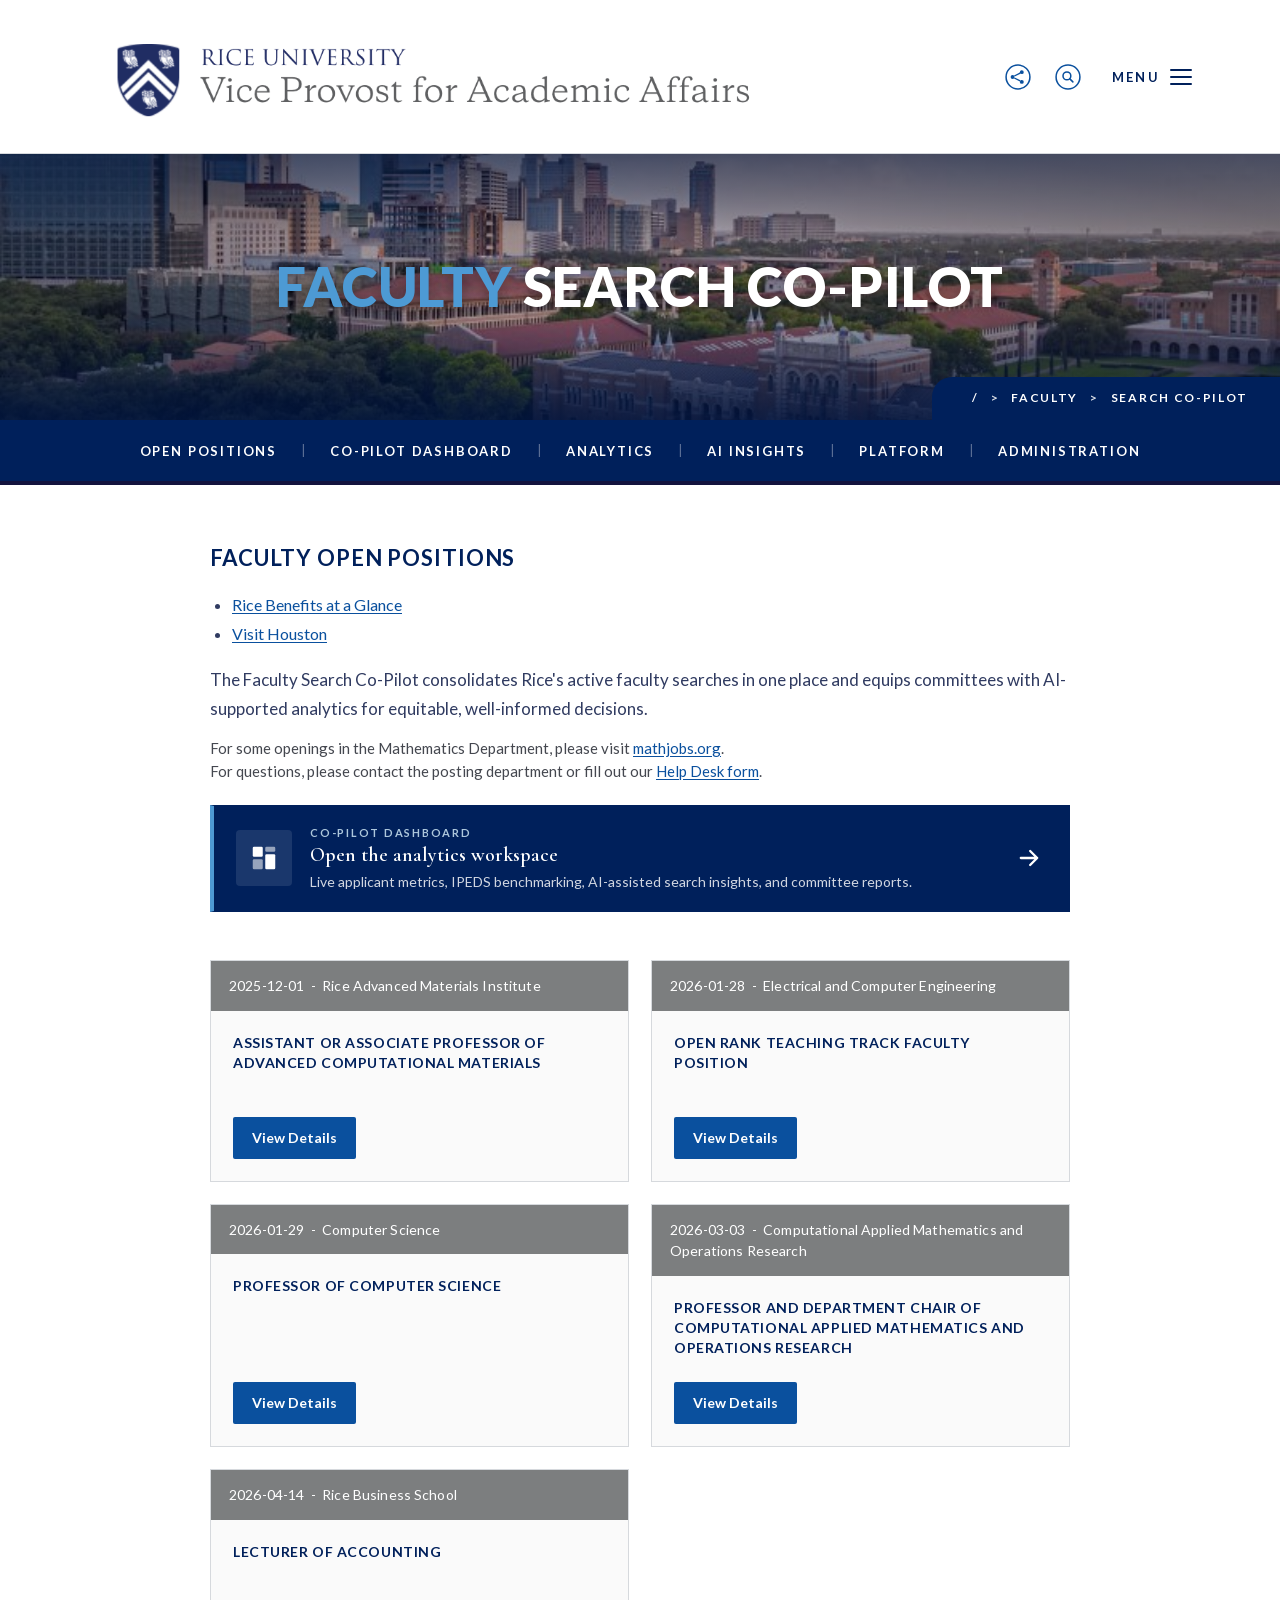
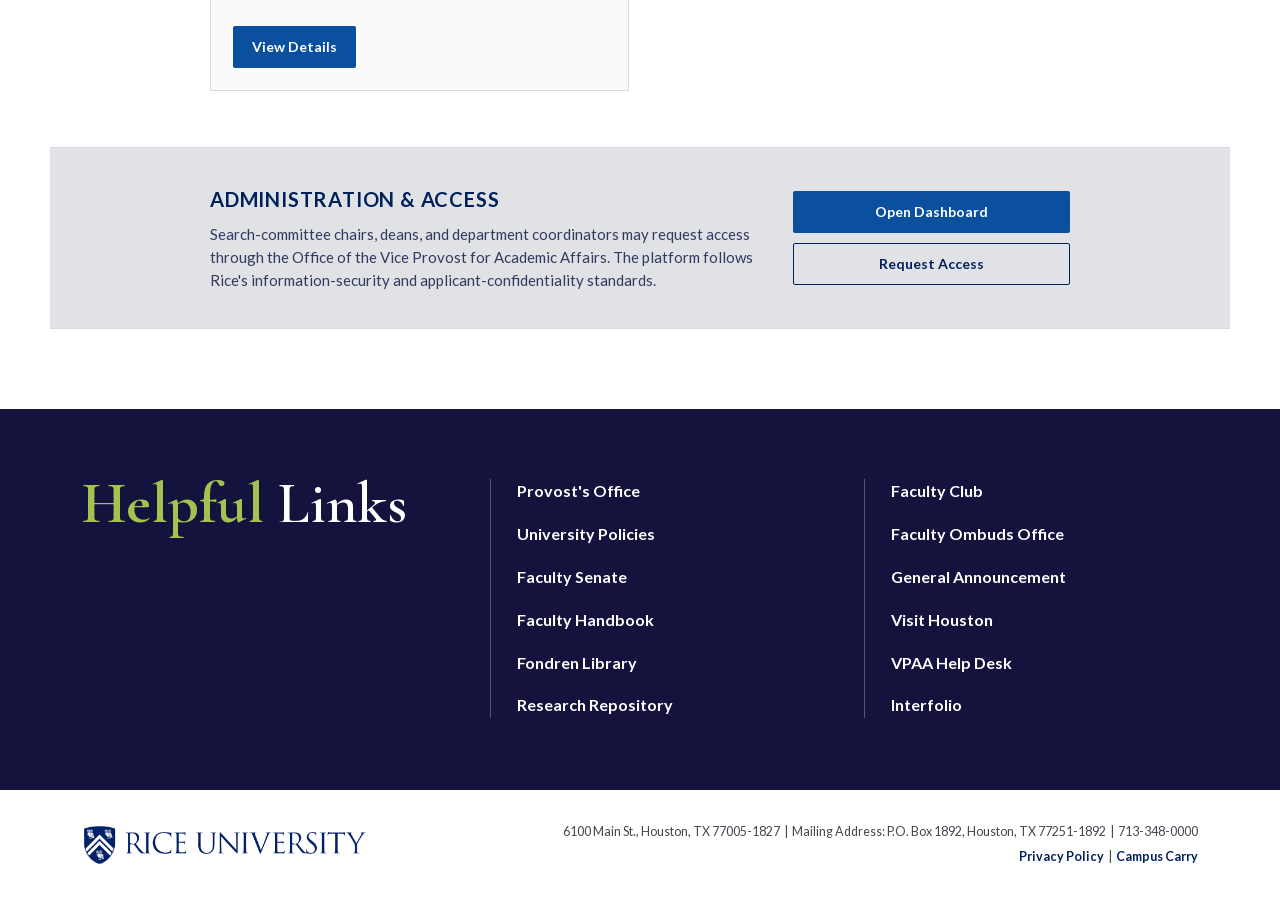
<file: index.html>
<!DOCTYPE html>
<html lang="en">
<head>
  <meta charset="UTF-8" />
  <meta name="viewport" content="width=device-width, initial-scale=1.0" />
  <title>Faculty Search Co-Pilot | Rice University Vice Provost for Academic Affairs</title>
  <meta name="description" content="An AI-powered analytics platform supporting equitable faculty hiring and search committee decision-making at Rice University." />
  <link rel="icon" href="favicon.ico" sizes="any" />
  <link rel="icon" type="image/png" sizes="32x32" href="assets/favicon-32.png" />
  <link rel="icon" type="image/png" sizes="16x16" href="assets/favicon-16.png" />
  <link rel="apple-touch-icon" sizes="180x180" href="assets/favicon-180.png" />
  <meta name="theme-color" content="#00205B" />
  <link rel="stylesheet" href="fonts.css?v=1" />
  <link rel="preload" as="font" type="font/woff2" href="assets/fonts/lato-400.woff2" crossorigin />
  <link rel="preload" as="font" type="font/woff2" href="assets/fonts/cormorant-garamond-500.woff2" crossorigin />
  <link rel="stylesheet" href="styles.css?v=17" />
</head>
<body>

  <!-- ============= HEADER ============= -->
  <header class="site-header" role="banner">
    <div class="site-header__inner">
      <a href="index.html" class="brand" aria-label="Rice University — Vice Provost for Academic Affairs home">
        <img class="brand__lockup" src="assets/rice-lockup.png?v=4" alt="Rice University — Vice Provost for Academic Affairs" />
      </a>

      <div class="site-header__actions">
        <button class="icon-btn" type="button" aria-label="Share this page">
          <svg viewBox="0 0 24 24" aria-hidden="true">
            <circle cx="12" cy="12" r="11" fill="none" stroke="currentColor" stroke-width="1.4" />
            <circle cx="7" cy="12" r="1.8" fill="currentColor" />
            <circle cx="15.5" cy="7.5" r="1.8" fill="currentColor" />
            <circle cx="15.5" cy="16.5" r="1.8" fill="currentColor" />
            <line x1="8.6" y1="11.1" x2="14" y2="8.4" stroke="currentColor" stroke-width="1.2" />
            <line x1="8.6" y1="12.9" x2="14" y2="15.6" stroke="currentColor" stroke-width="1.2" />
          </svg>
        </button>
        <button class="icon-btn" type="button" aria-label="Search">
          <svg viewBox="0 0 24 24" aria-hidden="true">
            <circle cx="12" cy="12" r="11" fill="none" stroke="currentColor" stroke-width="1.4" />
            <circle cx="11" cy="11" r="3.6" fill="none" stroke="currentColor" stroke-width="1.4" />
            <line x1="13.7" y1="13.7" x2="16.5" y2="16.5" stroke="currentColor" stroke-width="1.4" stroke-linecap="round" />
          </svg>
        </button>
        <button class="menu-btn" type="button" aria-label="Open menu" aria-expanded="false" aria-controls="primary-menu">
          <span class="menu-btn__label">MENU</span>
          <span class="menu-btn__icon" aria-hidden="true">
            <span></span><span></span><span></span>
          </span>
        </button>
      </div>
    </div>

  </header>

  <!-- ============= MENU OVERLAY ============= -->
  <div id="primary-menu" class="menu-overlay" aria-hidden="true" aria-label="Site menu">
    <div class="menu-overlay__topbar">
      <button class="icon-btn" type="button" aria-label="Share this page" tabindex="-1">
        <svg viewBox="0 0 24 24" aria-hidden="true">
          <circle cx="12" cy="12" r="11" fill="none" stroke="currentColor" stroke-width="1.4" />
          <circle cx="7" cy="12" r="1.8" fill="currentColor" />
          <circle cx="15.5" cy="7.5" r="1.8" fill="currentColor" />
          <circle cx="15.5" cy="16.5" r="1.8" fill="currentColor" />
          <line x1="8.6" y1="11.1" x2="14" y2="8.4" stroke="currentColor" stroke-width="1.2" />
          <line x1="8.6" y1="12.9" x2="14" y2="15.6" stroke="currentColor" stroke-width="1.2" />
        </svg>
      </button>
      <button class="icon-btn" type="button" aria-label="Search" tabindex="-1">
        <svg viewBox="0 0 24 24" aria-hidden="true">
          <circle cx="12" cy="12" r="11" fill="none" stroke="currentColor" stroke-width="1.4" />
          <circle cx="11" cy="11" r="3.6" fill="none" stroke="currentColor" stroke-width="1.4" />
          <line x1="13.7" y1="13.7" x2="16.5" y2="16.5" stroke="currentColor" stroke-width="1.4" stroke-linecap="round" />
        </svg>
      </button>
      <button class="menu-overlay__close" type="button" aria-label="Close menu" data-menu-close>
        <span>CLOSE</span>
        <svg viewBox="0 0 24 24" aria-hidden="true">
          <path d="M5 5 L19 19 M19 5 L5 19" stroke="currentColor" stroke-width="2" stroke-linecap="round" />
        </svg>
      </button>
    </div>

    <div class="menu-overlay__grid">
      <nav class="menu-overlay__panel menu-overlay__panel--image" aria-label="Co-Pilot sections">
        <img src="assets/rice-campus.png" alt="" aria-hidden="true" />
        <ul class="menu-overlay__list menu-overlay__list--right">
          <li><a href="index.html">Open Positions</a></li>
          <li><a href="dashboard.html">Co-Pilot Dashboard</a></li>
          <li><a href="dashboard.html#analytics">Analytics</a></li>
          <li><a href="dashboard.html#ai-insights">AI Insights</a></li>
          <li><a href="dashboard.html#architecture">Platform</a></li>
          <li><a href="index.html#admin">Administration</a></li>
        </ul>
      </nav>

      <nav class="menu-overlay__panel menu-overlay__panel--white" aria-label="Rice resources">
        <ul class="menu-overlay__list menu-overlay__list--left">
          <li><a href="https://www.rice.edu">Home</a></li>
          <li><a href="#">Provost's Office</a></li>
          <li><a href="#">Faculty</a></li>
          <li><a href="#">Faculty Handbook</a></li>
          <li><a href="#">Search Guidelines</a></li>
          <li><a href="#">Forms</a></li>
          <li><a href="#">VPAA Help Desk</a></li>
          <li><a href="#">Interfolio</a></li>
        </ul>
      </nav>
    </div>
  </div>

  <!-- ============= HERO ============= -->
  <section class="hero" aria-labelledby="hero-title">
    <img class="hero__image" src="assets/rice-campus.png" alt="" aria-hidden="true" />
    <div class="hero__overlay" aria-hidden="true"></div>

    <div class="hero__content">
      <h1 id="hero-title" class="hero__title">
        <span class="hero__title--accent">FACULTY</span><span class="hero__title--plain"> SEARCH CO-PILOT</span>
      </h1>
    </div>

    <div class="hero__breadcrumb" aria-label="Breadcrumb">
      <span>/</span>
      <span class="hero__breadcrumb-sep">&gt;</span>
      <span>FACULTY</span>
      <span class="hero__breadcrumb-sep">&gt;</span>
      <span>SEARCH CO-PILOT</span>
    </div>
  </section>

  <!-- ============= SECONDARY NAV ============= -->
  <nav class="secondary-nav" aria-label="Section">
    <ul class="secondary-nav__list">
      <li><a href="index.html" class="is-active">Open Positions</a></li>
      <li aria-hidden="true" class="secondary-nav__sep">|</li>
      <li><a href="dashboard.html">Co-Pilot Dashboard</a></li>
      <li aria-hidden="true" class="secondary-nav__sep">|</li>
      <li><a href="dashboard.html#analytics">Analytics</a></li>
      <li aria-hidden="true" class="secondary-nav__sep">|</li>
      <li><a href="dashboard.html#ai-insights">AI Insights</a></li>
      <li aria-hidden="true" class="secondary-nav__sep">|</li>
      <li><a href="dashboard.html#architecture">Platform</a></li>
      <li aria-hidden="true" class="secondary-nav__sep">|</li>
      <li><a href="#admin">Administration</a></li>
    </ul>
  </nav>

  <!-- ============= MAIN ============= -->
  <main class="page">

    <!-- Intro -->
    <section class="intro" aria-labelledby="intro-title">
      <h2 id="intro-title" class="intro__title">Faculty Open Positions</h2>
      <ul class="intro__links">
        <li><a href="#">Rice Benefits at a Glance</a></li>
        <li><a href="#">Visit Houston</a></li>
      </ul>
      <p class="intro__lede">
        The Faculty Search Co-Pilot consolidates Rice's active faculty searches in
        one place and equips committees with AI-supported analytics for equitable,
        well-informed decisions.
      </p>
      <p class="intro__meta">
        For some openings in the Mathematics Department, please visit <a href="https://www.mathjobs.org" target="_blank" rel="noopener">mathjobs.org</a>.<br />
        For questions, please contact the posting department or fill out our <a href="#">Help Desk form</a>.
      </p>

      <!-- Dashboard CTA banner -->
      <a href="dashboard.html" class="dashboard-cta" aria-label="Open the Faculty Search Co-Pilot Dashboard">
        <div class="dashboard-cta__icon" aria-hidden="true">
          <svg viewBox="0 0 24 24">
            <rect x="3"  y="3"  width="8" height="8"  fill="currentColor" rx="1" />
            <rect x="13" y="3"  width="8" height="4"  fill="currentColor" rx="1" opacity="0.55" />
            <rect x="13" y="9"  width="8" height="12" fill="currentColor" rx="1" />
            <rect x="3"  y="13" width="8" height="8"  fill="currentColor" rx="1" opacity="0.55" />
          </svg>
        </div>
        <div class="dashboard-cta__body">
          <div class="dashboard-cta__eyebrow">CO-PILOT DASHBOARD</div>
          <div class="dashboard-cta__title">Open the analytics workspace</div>
          <div class="dashboard-cta__text">Live applicant metrics, IPEDS benchmarking, AI-assisted search insights, and committee reports.</div>
        </div>
        <div class="dashboard-cta__arrow" aria-hidden="true">
          <svg viewBox="0 0 24 24">
            <path d="M5 12 H19 M13 6 L19 12 L13 18" fill="none" stroke="currentColor" stroke-width="2" stroke-linecap="round" stroke-linejoin="round" />
          </svg>
        </div>
      </a>
    </section>

    <!-- Open Positions Cards -->
    <section class="positions" id="open-searches" aria-label="Open faculty positions">
      <div class="positions__grid">

        <article class="position">
          <div class="position__header">2025-12-01 &nbsp;-&nbsp; Rice Advanced Materials Institute</div>
          <div class="position__body">
            <h3 class="position__title">Assistant or Associate Professor of Advanced Computational Materials</h3>
            <a href="#" class="btn btn--primary position__btn">View Details</a>
          </div>
        </article>

        <article class="position">
          <div class="position__header">2026-01-28 &nbsp;-&nbsp; Electrical and Computer Engineering</div>
          <div class="position__body">
            <h3 class="position__title">Open Rank Teaching Track Faculty Position</h3>
            <a href="#" class="btn btn--primary position__btn">View Details</a>
          </div>
        </article>

        <article class="position">
          <div class="position__header">2026-01-29 &nbsp;-&nbsp; Computer Science</div>
          <div class="position__body">
            <h3 class="position__title">Professor of Computer Science</h3>
            <a href="#" class="btn btn--primary position__btn">View Details</a>
          </div>
        </article>

        <article class="position">
          <div class="position__header">2026-03-03 &nbsp;-&nbsp; Computational Applied Mathematics and Operations Research</div>
          <div class="position__body">
            <h3 class="position__title">Professor and Department Chair of Computational Applied Mathematics and Operations Research</h3>
            <a href="#" class="btn btn--primary position__btn">View Details</a>
          </div>
        </article>

        <article class="position">
          <div class="position__header">2026-04-14 &nbsp;-&nbsp; Rice Business School</div>
          <div class="position__body">
            <h3 class="position__title">Lecturer of Accounting</h3>
            <a href="#" class="btn btn--primary position__btn">View Details</a>
          </div>
        </article>

      </div>
    </section>

    <!-- Administration -->
    <section class="admin-strip" id="admin" aria-labelledby="admin-title">
      <div class="admin-strip__inner">
        <div>
          <h2 id="admin-title" class="admin-strip__title">Administration &amp; Access</h2>
          <p class="admin-strip__text">Search-committee chairs, deans, and department coordinators may request access through the Office of the Vice Provost for Academic Affairs. The platform follows Rice's information-security and applicant-confidentiality standards.</p>
        </div>
        <div class="admin-strip__actions">
          <a href="dashboard.html" class="btn btn--primary">Open Dashboard</a>
          <a href="#" class="btn btn--ghost">Request Access</a>
        </div>
      </div>
    </section>
  </main>

  <!-- ============= FOOTER ============= -->
  <footer class="site-footer">
    <div class="site-footer__top">
      <div class="site-footer__top-inner">
        <h2 class="footer-helpful">
          <span class="footer-helpful__accent">Helpful</span> Links
        </h2>
        <ul class="footer-links">
          <li><a href="#">Provost's Office</a></li>
          <li><a href="#">University Policies</a></li>
          <li><a href="#">Faculty Senate</a></li>
          <li><a href="#">Faculty Handbook</a></li>
          <li><a href="#">Fondren Library</a></li>
          <li><a href="#">Research Repository</a></li>
        </ul>
        <ul class="footer-links">
          <li><a href="#">Faculty Club</a></li>
          <li><a href="#">Faculty Ombuds Office</a></li>
          <li><a href="#">General Announcement</a></li>
          <li><a href="#">Visit Houston</a></li>
          <li><a href="#">VPAA Help Desk</a></li>
          <li><a href="#">Interfolio</a></li>
        </ul>
      </div>
    </div>

    <div class="site-footer__bottom">
      <div class="site-footer__bottom-inner">
        <a href="https://www.rice.edu" class="site-footer__wordmark" aria-label="Rice University">
          <img src="assets/rice-university-logo-trimmed.png?v=7" alt="Rice University" />
        </a>
        <div class="site-footer__address">
          <div class="site-footer__address-line">
            6100 Main St., Houston, TX 77005-1827 &nbsp;|&nbsp; Mailing Address: P.O. Box 1892, Houston, TX 77251-1892 &nbsp;|&nbsp; 713-348-0000
          </div>
          <div class="site-footer__address-links">
            <a href="#">Privacy Policy</a> &nbsp;|&nbsp; <a href="#">Campus Carry</a>
          </div>
        </div>
      </div>
    </div>
  </footer>

  <script src="script.js?v=15"></script>
</body>
</html>
</file>
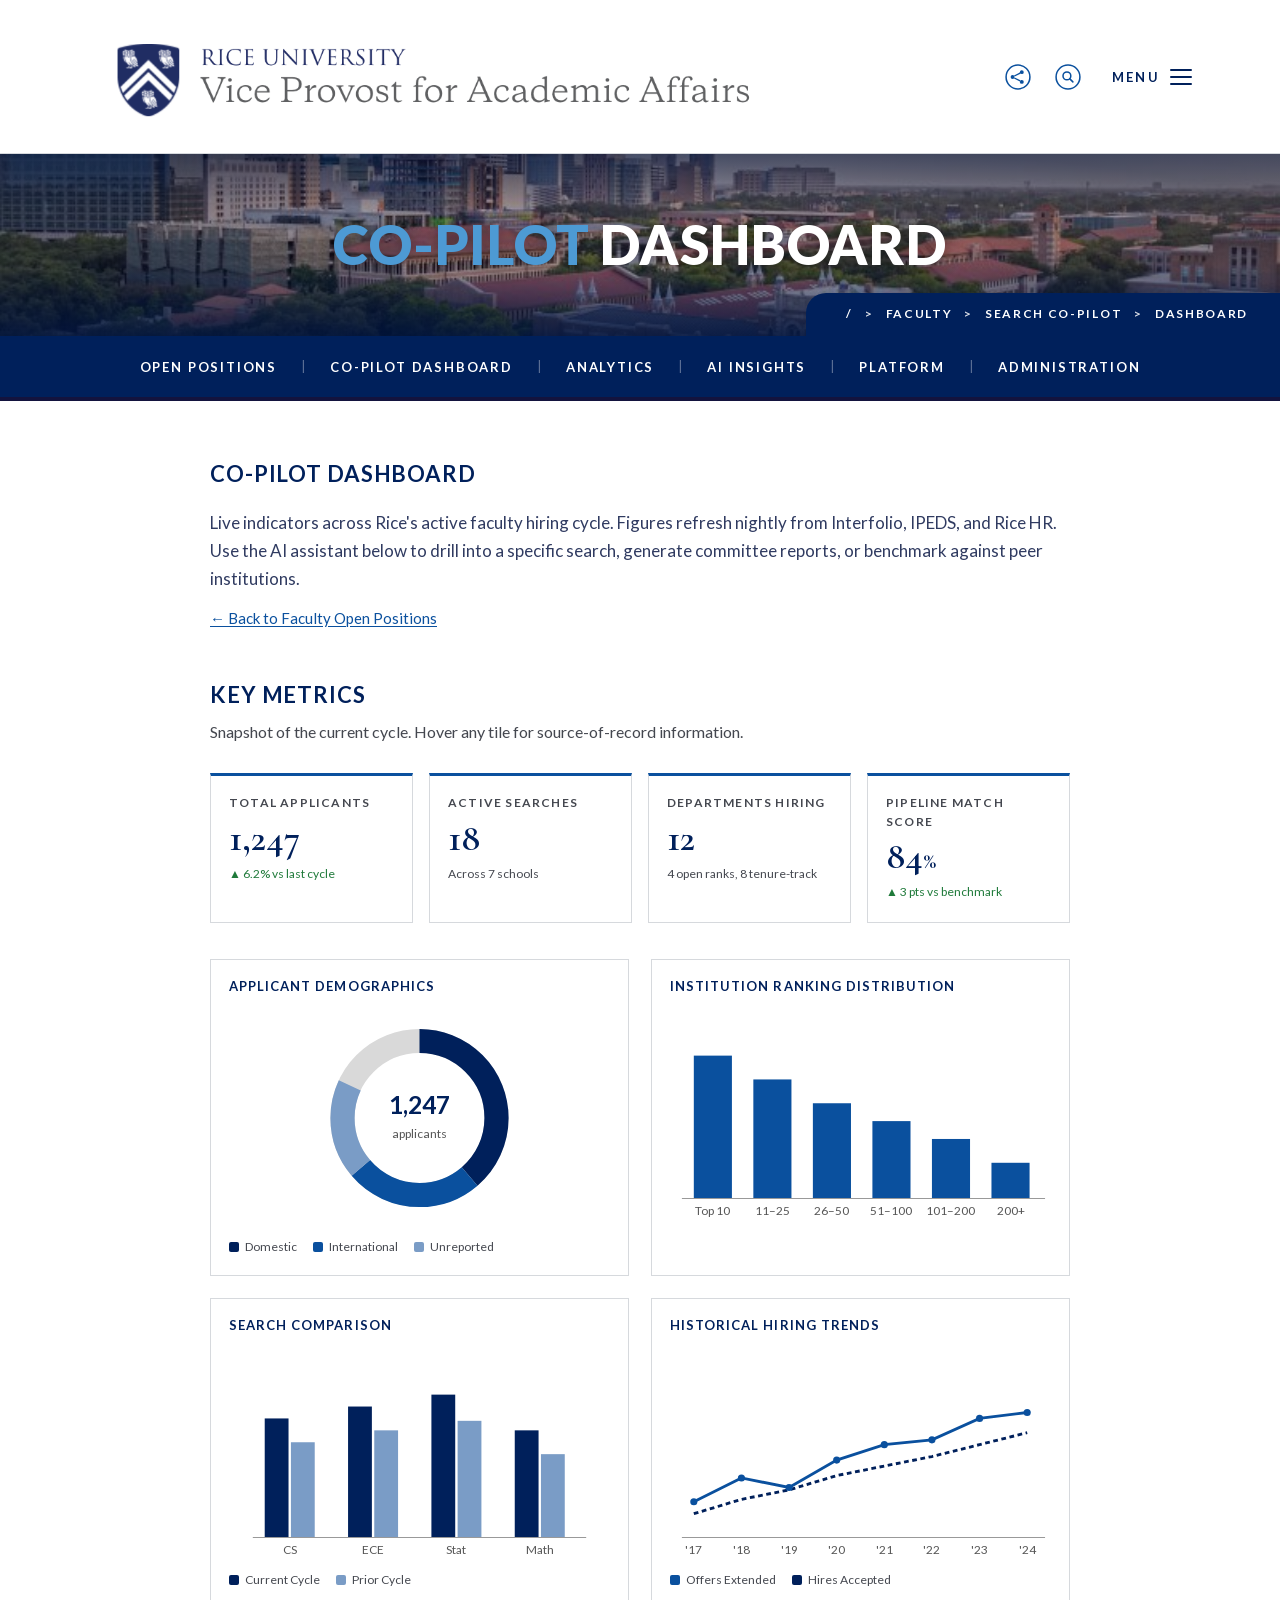
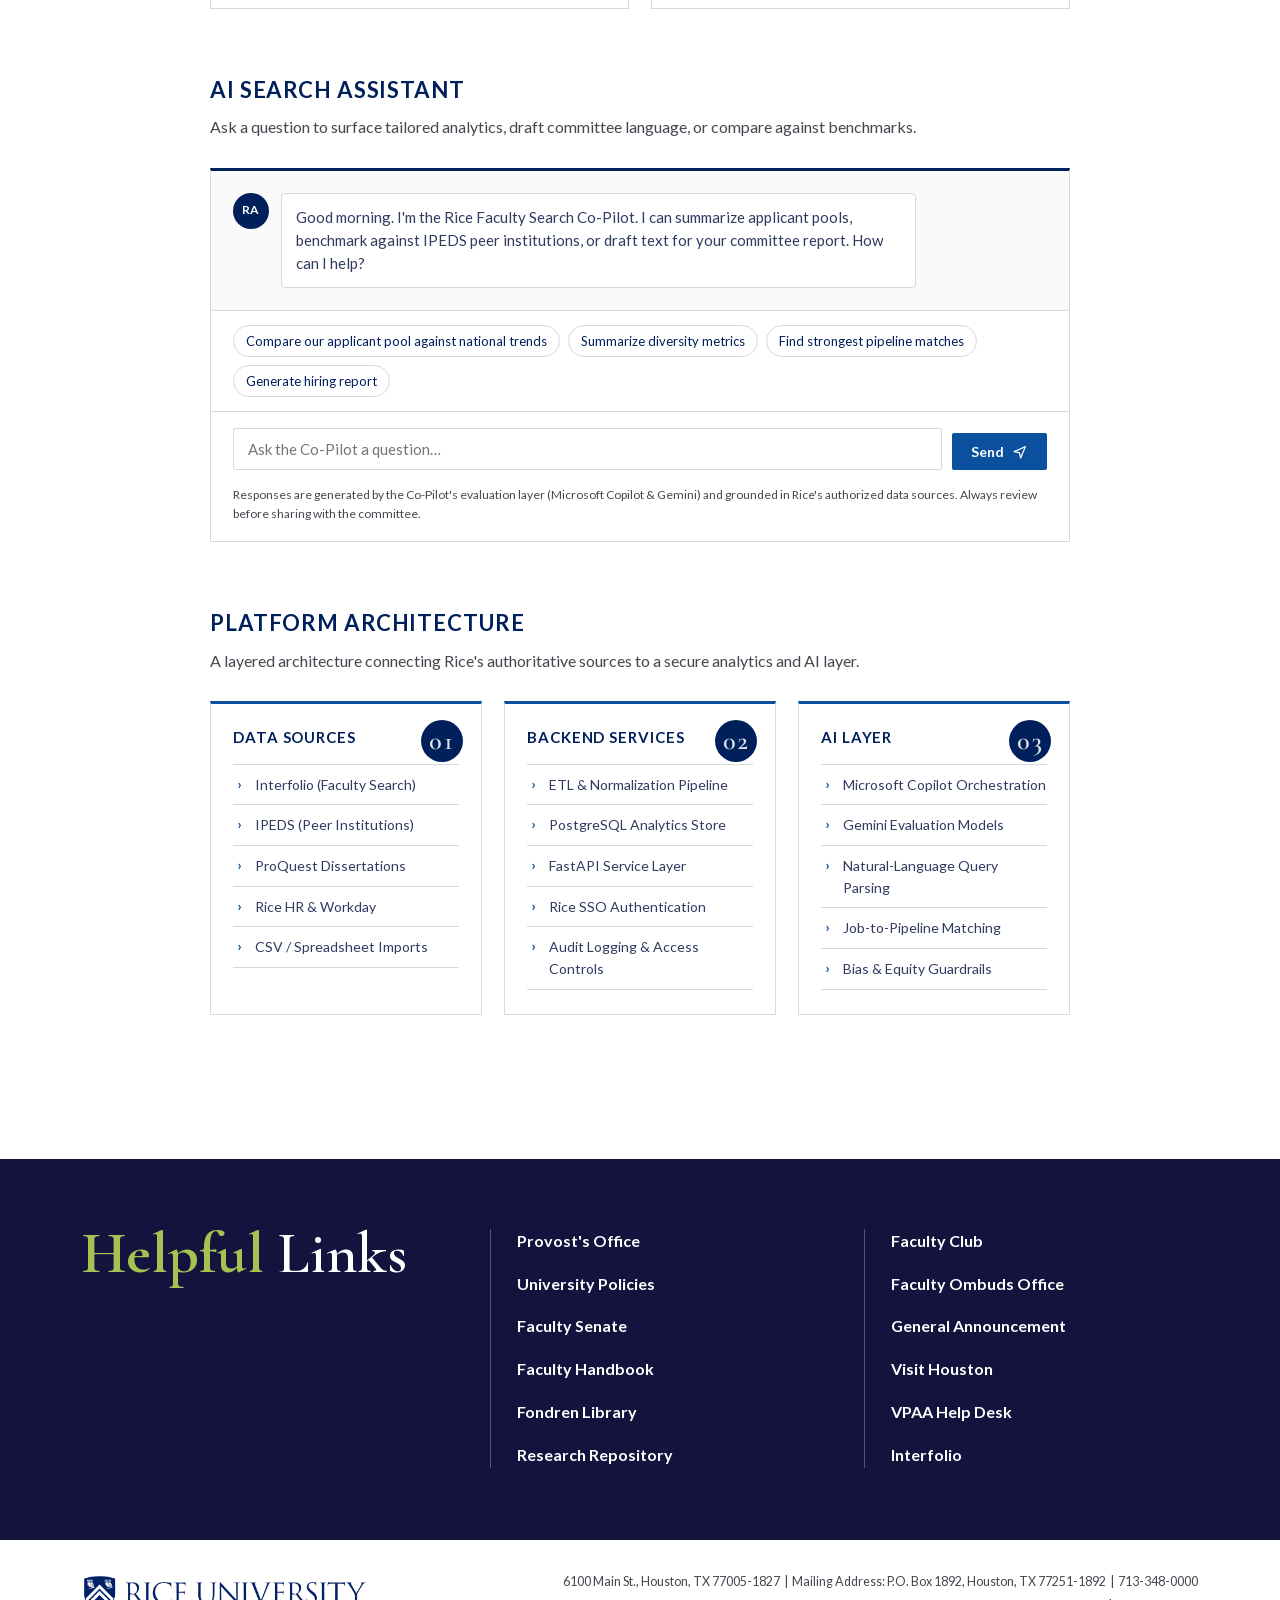
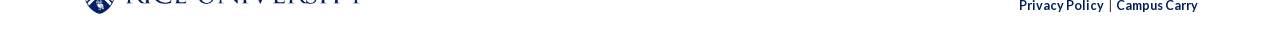
<file: dashboard.html>
<!DOCTYPE html>
<html lang="en">
<head>
  <meta charset="UTF-8" />
  <meta name="viewport" content="width=device-width, initial-scale=1.0" />
  <title>Co-Pilot Dashboard | Faculty Search Co-Pilot | Rice University</title>
  <meta name="description" content="Analytics, AI insights, and platform information for the Rice Faculty Search Co-Pilot." />
  <link rel="icon" href="favicon.ico" sizes="any" />
  <link rel="icon" type="image/png" sizes="32x32" href="assets/favicon-32.png" />
  <link rel="icon" type="image/png" sizes="16x16" href="assets/favicon-16.png" />
  <link rel="apple-touch-icon" sizes="180x180" href="assets/favicon-180.png" />
  <meta name="theme-color" content="#00205B" />
  <link rel="stylesheet" href="fonts.css?v=1" />
  <link rel="preload" as="font" type="font/woff2" href="assets/fonts/lato-400.woff2" crossorigin />
  <link rel="preload" as="font" type="font/woff2" href="assets/fonts/cormorant-garamond-500.woff2" crossorigin />
  <link rel="stylesheet" href="styles.css?v=17" />
</head>
<body>

  <!-- ============= HEADER ============= -->
  <header class="site-header" role="banner">
    <div class="site-header__inner">
      <a href="index.html" class="brand" aria-label="Rice University — Vice Provost for Academic Affairs home">
        <img class="brand__lockup" src="assets/rice-lockup.png?v=4" alt="Rice University — Vice Provost for Academic Affairs" />
      </a>

      <div class="site-header__actions">
        <button class="icon-btn" type="button" aria-label="Share this page">
          <svg viewBox="0 0 24 24" aria-hidden="true">
            <circle cx="12" cy="12" r="11" fill="none" stroke="currentColor" stroke-width="1.4" />
            <circle cx="7" cy="12" r="1.8" fill="currentColor" />
            <circle cx="15.5" cy="7.5" r="1.8" fill="currentColor" />
            <circle cx="15.5" cy="16.5" r="1.8" fill="currentColor" />
            <line x1="8.6" y1="11.1" x2="14" y2="8.4" stroke="currentColor" stroke-width="1.2" />
            <line x1="8.6" y1="12.9" x2="14" y2="15.6" stroke="currentColor" stroke-width="1.2" />
          </svg>
        </button>
        <button class="icon-btn" type="button" aria-label="Search">
          <svg viewBox="0 0 24 24" aria-hidden="true">
            <circle cx="12" cy="12" r="11" fill="none" stroke="currentColor" stroke-width="1.4" />
            <circle cx="11" cy="11" r="3.6" fill="none" stroke="currentColor" stroke-width="1.4" />
            <line x1="13.7" y1="13.7" x2="16.5" y2="16.5" stroke="currentColor" stroke-width="1.4" stroke-linecap="round" />
          </svg>
        </button>
        <button class="menu-btn" type="button" aria-label="Open menu" aria-expanded="false" aria-controls="primary-menu">
          <span class="menu-btn__label">MENU</span>
          <span class="menu-btn__icon" aria-hidden="true">
            <span></span><span></span><span></span>
          </span>
        </button>
      </div>
    </div>

  </header>

  <!-- ============= MENU OVERLAY ============= -->
  <div id="primary-menu" class="menu-overlay" aria-hidden="true" aria-label="Site menu">
    <div class="menu-overlay__topbar">
      <button class="icon-btn" type="button" aria-label="Share this page" tabindex="-1">
        <svg viewBox="0 0 24 24" aria-hidden="true">
          <circle cx="12" cy="12" r="11" fill="none" stroke="currentColor" stroke-width="1.4" />
          <circle cx="7" cy="12" r="1.8" fill="currentColor" />
          <circle cx="15.5" cy="7.5" r="1.8" fill="currentColor" />
          <circle cx="15.5" cy="16.5" r="1.8" fill="currentColor" />
          <line x1="8.6" y1="11.1" x2="14" y2="8.4" stroke="currentColor" stroke-width="1.2" />
          <line x1="8.6" y1="12.9" x2="14" y2="15.6" stroke="currentColor" stroke-width="1.2" />
        </svg>
      </button>
      <button class="icon-btn" type="button" aria-label="Search" tabindex="-1">
        <svg viewBox="0 0 24 24" aria-hidden="true">
          <circle cx="12" cy="12" r="11" fill="none" stroke="currentColor" stroke-width="1.4" />
          <circle cx="11" cy="11" r="3.6" fill="none" stroke="currentColor" stroke-width="1.4" />
          <line x1="13.7" y1="13.7" x2="16.5" y2="16.5" stroke="currentColor" stroke-width="1.4" stroke-linecap="round" />
        </svg>
      </button>
      <button class="menu-overlay__close" type="button" aria-label="Close menu" data-menu-close>
        <span>CLOSE</span>
        <svg viewBox="0 0 24 24" aria-hidden="true">
          <path d="M5 5 L19 19 M19 5 L5 19" stroke="currentColor" stroke-width="2" stroke-linecap="round" />
        </svg>
      </button>
    </div>

    <div class="menu-overlay__grid">
      <nav class="menu-overlay__panel menu-overlay__panel--image" aria-label="Co-Pilot sections">
        <img src="assets/rice-campus.png" alt="" aria-hidden="true" />
        <ul class="menu-overlay__list menu-overlay__list--right">
          <li><a href="index.html">Open Positions</a></li>
          <li><a href="dashboard.html">Co-Pilot Dashboard</a></li>
          <li><a href="dashboard.html#analytics">Analytics</a></li>
          <li><a href="dashboard.html#ai-insights">AI Insights</a></li>
          <li><a href="dashboard.html#architecture">Platform</a></li>
          <li><a href="index.html#admin">Administration</a></li>
        </ul>
      </nav>

      <nav class="menu-overlay__panel menu-overlay__panel--white" aria-label="Rice resources">
        <ul class="menu-overlay__list menu-overlay__list--left">
          <li><a href="https://www.rice.edu">Home</a></li>
          <li><a href="#">Provost's Office</a></li>
          <li><a href="#">Faculty</a></li>
          <li><a href="#">Faculty Handbook</a></li>
          <li><a href="#">Search Guidelines</a></li>
          <li><a href="#">Forms</a></li>
          <li><a href="#">VPAA Help Desk</a></li>
          <li><a href="#">Interfolio</a></li>
        </ul>
      </nav>
    </div>
  </div>

  <!-- ============= HERO ============= -->
  <section class="hero hero--short" aria-labelledby="hero-title">
    <img class="hero__image" src="assets/rice-campus.png" alt="" aria-hidden="true" />
    <div class="hero__overlay" aria-hidden="true"></div>

    <div class="hero__content">
      <h1 id="hero-title" class="hero__title">
        <span class="hero__title--accent">CO-PILOT</span><span class="hero__title--plain"> DASHBOARD</span>
      </h1>
    </div>

    <div class="hero__breadcrumb" aria-label="Breadcrumb">
      <span>/</span>
      <span class="hero__breadcrumb-sep">&gt;</span>
      <span>FACULTY</span>
      <span class="hero__breadcrumb-sep">&gt;</span>
      <span>SEARCH CO-PILOT</span>
      <span class="hero__breadcrumb-sep">&gt;</span>
      <span>DASHBOARD</span>
    </div>
  </section>

  <!-- ============= SECONDARY NAV ============= -->
  <nav class="secondary-nav" aria-label="Section">
    <ul class="secondary-nav__list">
      <li><a href="index.html">Open Positions</a></li>
      <li aria-hidden="true" class="secondary-nav__sep">|</li>
      <li><a href="dashboard.html" class="is-active">Co-Pilot Dashboard</a></li>
      <li aria-hidden="true" class="secondary-nav__sep">|</li>
      <li><a href="#analytics">Analytics</a></li>
      <li aria-hidden="true" class="secondary-nav__sep">|</li>
      <li><a href="#ai-insights">AI Insights</a></li>
      <li aria-hidden="true" class="secondary-nav__sep">|</li>
      <li><a href="#architecture">Platform</a></li>
      <li aria-hidden="true" class="secondary-nav__sep">|</li>
      <li><a href="index.html#admin">Administration</a></li>
    </ul>
  </nav>

  <!-- ============= MAIN ============= -->
  <main class="page">

    <section class="intro" aria-labelledby="intro-title">
      <h2 id="intro-title" class="intro__title">Co-Pilot Dashboard</h2>
      <p class="intro__lede">
        Live indicators across Rice's active faculty hiring cycle. Figures refresh
        nightly from Interfolio, IPEDS, and Rice HR. Use the AI assistant below to
        drill into a specific search, generate committee reports, or benchmark
        against peer institutions.
      </p>
      <p class="intro__meta">
        <a href="index.html">&larr; Back to Faculty Open Positions</a>
      </p>
    </section>

    <!-- Analytics -->
    <section class="analytics" id="analytics" aria-labelledby="analytics-title">
      <header class="section-header">
        <h2 id="analytics-title" class="section-header__title">Key Metrics</h2>
        <p class="section-header__lede">Snapshot of the current cycle. Hover any tile for source-of-record information.</p>
      </header>

      <div class="kpi-grid">
        <div class="kpi">
          <div class="kpi__label">Total Applicants</div>
          <div class="kpi__value">1,247</div>
          <div class="kpi__delta kpi__delta--up">&#9650; 6.2% vs last cycle</div>
        </div>
        <div class="kpi">
          <div class="kpi__label">Active Searches</div>
          <div class="kpi__value">18</div>
          <div class="kpi__delta">Across 7 schools</div>
        </div>
        <div class="kpi">
          <div class="kpi__label">Departments Hiring</div>
          <div class="kpi__value">12</div>
          <div class="kpi__delta">4 open ranks, 8 tenure-track</div>
        </div>
        <div class="kpi">
          <div class="kpi__label">Pipeline Match Score</div>
          <div class="kpi__value">84<span class="kpi__unit">%</span></div>
          <div class="kpi__delta kpi__delta--up">&#9650; 3 pts vs benchmark</div>
        </div>
      </div>

      <div class="chart-grid">
        <figure class="chart">
          <figcaption class="chart__caption">Applicant Demographics</figcaption>
          <svg viewBox="0 0 200 200" class="chart__svg" role="img" aria-label="Demographic breakdown donut chart">
            <circle cx="100" cy="100" r="70" fill="none" stroke="#D9D9D9" stroke-width="22" />
            <circle cx="100" cy="100" r="70" fill="none" stroke="#00205B" stroke-width="22"
                    stroke-dasharray="170 440" transform="rotate(-90 100 100)" />
            <circle cx="100" cy="100" r="70" fill="none" stroke="#0A509E" stroke-width="22"
                    stroke-dasharray="110 440" stroke-dashoffset="-170" transform="rotate(-90 100 100)" />
            <circle cx="100" cy="100" r="70" fill="none" stroke="#7a9cc6" stroke-width="22"
                    stroke-dasharray="80 440" stroke-dashoffset="-280" transform="rotate(-90 100 100)" />
            <text x="100" y="96" text-anchor="middle" font-size="22" font-weight="700" fill="#00205B">1,247</text>
            <text x="100" y="118" text-anchor="middle" font-size="11" fill="#555">applicants</text>
          </svg>
          <ul class="chart__legend">
            <li><span class="legend-swatch" style="background:#00205B"></span> Domestic</li>
            <li><span class="legend-swatch" style="background:#0A509E"></span> International</li>
            <li><span class="legend-swatch" style="background:#7a9cc6"></span> Unreported</li>
          </ul>
        </figure>

        <figure class="chart">
          <figcaption class="chart__caption">Institution Ranking Distribution</figcaption>
          <svg viewBox="0 0 320 180" class="chart__svg" role="img" aria-label="Bar chart of applicant PhD institutions by ranking tier">
            <g fill="#0A509E">
              <rect x="20"  y="40"  width="32" height="120" />
              <rect x="70"  y="60"  width="32" height="100" />
              <rect x="120" y="80"  width="32" height="80" />
              <rect x="170" y="95"  width="32" height="65" />
              <rect x="220" y="110" width="32" height="50" />
              <rect x="270" y="130" width="32" height="30" />
            </g>
            <line x1="10" y1="160" x2="315" y2="160" stroke="#999" stroke-width="1" />
            <g font-size="10" fill="#555" text-anchor="middle">
              <text x="36"  y="174">Top 10</text>
              <text x="86"  y="174">11–25</text>
              <text x="136" y="174">26–50</text>
              <text x="186" y="174">51–100</text>
              <text x="236" y="174">101–200</text>
              <text x="286" y="174">200+</text>
            </g>
          </svg>
        </figure>

        <figure class="chart">
          <figcaption class="chart__caption">Search Comparison</figcaption>
          <svg viewBox="0 0 320 180" class="chart__svg" role="img" aria-label="Grouped bar chart comparing current and prior search">
            <g>
              <rect x="30"  y="60"  width="20" height="100" fill="#00205B" />
              <rect x="52"  y="80"  width="20" height="80"  fill="#7a9cc6" />
              <rect x="100" y="50"  width="20" height="110" fill="#00205B" />
              <rect x="122" y="70"  width="20" height="90"  fill="#7a9cc6" />
              <rect x="170" y="40"  width="20" height="120" fill="#00205B" />
              <rect x="192" y="62"  width="20" height="98"  fill="#7a9cc6" />
              <rect x="240" y="70"  width="20" height="90"  fill="#00205B" />
              <rect x="262" y="90"  width="20" height="70"  fill="#7a9cc6" />
            </g>
            <line x1="20" y1="160" x2="300" y2="160" stroke="#999" stroke-width="1" />
            <g font-size="10" fill="#555" text-anchor="middle">
              <text x="51"  y="174">CS</text>
              <text x="121" y="174">ECE</text>
              <text x="191" y="174">Stat</text>
              <text x="261" y="174">Math</text>
            </g>
          </svg>
          <ul class="chart__legend">
            <li><span class="legend-swatch" style="background:#00205B"></span> Current Cycle</li>
            <li><span class="legend-swatch" style="background:#7a9cc6"></span> Prior Cycle</li>
          </ul>
        </figure>

        <figure class="chart">
          <figcaption class="chart__caption">Historical Hiring Trends</figcaption>
          <svg viewBox="0 0 320 180" class="chart__svg" role="img" aria-label="Line chart of historical faculty hires">
            <polyline fill="none" stroke="#0A509E" stroke-width="2.4"
                      points="20,130 60,110 100,118 140,95 180,82 220,78 260,60 300,55" />
            <polyline fill="none" stroke="#00205B" stroke-width="2.4" stroke-dasharray="4 3"
                      points="20,140 60,128 100,120 140,108 180,100 220,92 260,82 300,72" />
            <g fill="#0A509E">
              <circle cx="20" cy="130" r="3" /><circle cx="60" cy="110" r="3" />
              <circle cx="100" cy="118" r="3" /><circle cx="140" cy="95" r="3" />
              <circle cx="180" cy="82" r="3" /><circle cx="220" cy="78" r="3" />
              <circle cx="260" cy="60" r="3" /><circle cx="300" cy="55" r="3" />
            </g>
            <line x1="10" y1="160" x2="315" y2="160" stroke="#999" stroke-width="1" />
            <g font-size="10" fill="#555" text-anchor="middle">
              <text x="20"  y="174">'17</text>
              <text x="60"  y="174">'18</text>
              <text x="100" y="174">'19</text>
              <text x="140" y="174">'20</text>
              <text x="180" y="174">'21</text>
              <text x="220" y="174">'22</text>
              <text x="260" y="174">'23</text>
              <text x="300" y="174">'24</text>
            </g>
          </svg>
          <ul class="chart__legend">
            <li><span class="legend-swatch" style="background:#0A509E"></span> Offers Extended</li>
            <li><span class="legend-swatch" style="background:#00205B"></span> Hires Accepted</li>
          </ul>
        </figure>
      </div>
    </section>

    <!-- AI Assistant -->
    <section class="assistant" id="ai-insights" aria-labelledby="assistant-title">
      <header class="section-header">
        <h2 id="assistant-title" class="section-header__title">AI Search Assistant</h2>
        <p class="section-header__lede">Ask a question to surface tailored analytics, draft committee language, or compare against benchmarks.</p>
      </header>

      <div class="assistant__panel">
        <div class="assistant__transcript" id="assistantTranscript" aria-live="polite">
          <div class="assistant__msg assistant__msg--bot">
            <div class="assistant__avatar" aria-hidden="true">RA</div>
            <div class="assistant__bubble">
              <p>Good morning. I'm the Rice Faculty Search Co-Pilot. I can summarize applicant pools, benchmark against IPEDS peer institutions, or draft text for your committee report. How can I help?</p>
            </div>
          </div>
        </div>

        <div class="assistant__prompts" role="group" aria-label="Suggested prompts">
          <button type="button" class="prompt-chip">Compare our applicant pool against national trends</button>
          <button type="button" class="prompt-chip">Summarize diversity metrics</button>
          <button type="button" class="prompt-chip">Find strongest pipeline matches</button>
          <button type="button" class="prompt-chip">Generate hiring report</button>
        </div>

        <form class="assistant__input" id="assistantForm" autocomplete="off">
          <label for="assistantInput" class="visually-hidden">Ask the Co-Pilot</label>
          <input id="assistantInput" name="prompt" type="text" placeholder="Ask the Co-Pilot a question…" />
          <button type="submit" class="btn btn--primary assistant__send">
            Send
            <svg viewBox="0 0 24 24" aria-hidden="true">
              <path d="M3 11.5 L20 4 L13 21 L11 13 Z" fill="none" stroke="currentColor" stroke-width="1.8" stroke-linejoin="round" />
            </svg>
          </button>
        </form>

        <p class="assistant__note">Responses are generated by the Co-Pilot's evaluation layer (Microsoft Copilot &amp; Gemini) and grounded in Rice's authorized data sources. Always review before sharing with the committee.</p>
      </div>
    </section>

    <!-- Architecture -->
    <section class="architecture" id="architecture" aria-labelledby="arch-title">
      <header class="section-header">
        <h2 id="arch-title" class="section-header__title">Platform Architecture</h2>
        <p class="section-header__lede">A layered architecture connecting Rice's authoritative sources to a secure analytics and AI layer.</p>
      </header>

      <div class="arch-grid">
        <article class="arch-card">
          <div class="arch-card__badge">01</div>
          <h3 class="arch-card__title">Data Sources</h3>
          <ul class="arch-card__list">
            <li>Interfolio (Faculty Search)</li>
            <li>IPEDS (Peer Institutions)</li>
            <li>ProQuest Dissertations</li>
            <li>Rice HR &amp; Workday</li>
            <li>CSV / Spreadsheet Imports</li>
          </ul>
        </article>

        <article class="arch-card">
          <div class="arch-card__badge">02</div>
          <h3 class="arch-card__title">Backend Services</h3>
          <ul class="arch-card__list">
            <li>ETL &amp; Normalization Pipeline</li>
            <li>PostgreSQL Analytics Store</li>
            <li>FastAPI Service Layer</li>
            <li>Rice SSO Authentication</li>
            <li>Audit Logging &amp; Access Controls</li>
          </ul>
        </article>

        <article class="arch-card">
          <div class="arch-card__badge">03</div>
          <h3 class="arch-card__title">AI Layer</h3>
          <ul class="arch-card__list">
            <li>Microsoft Copilot Orchestration</li>
            <li>Gemini Evaluation Models</li>
            <li>Natural-Language Query Parsing</li>
            <li>Job-to-Pipeline Matching</li>
            <li>Bias &amp; Equity Guardrails</li>
          </ul>
        </article>
      </div>
    </section>

  </main>

  <!-- ============= FOOTER ============= -->
  <footer class="site-footer">
    <div class="site-footer__top">
      <div class="site-footer__top-inner">
        <h2 class="footer-helpful">
          <span class="footer-helpful__accent">Helpful</span> Links
        </h2>
        <ul class="footer-links">
          <li><a href="#">Provost's Office</a></li>
          <li><a href="#">University Policies</a></li>
          <li><a href="#">Faculty Senate</a></li>
          <li><a href="#">Faculty Handbook</a></li>
          <li><a href="#">Fondren Library</a></li>
          <li><a href="#">Research Repository</a></li>
        </ul>
        <ul class="footer-links">
          <li><a href="#">Faculty Club</a></li>
          <li><a href="#">Faculty Ombuds Office</a></li>
          <li><a href="#">General Announcement</a></li>
          <li><a href="#">Visit Houston</a></li>
          <li><a href="#">VPAA Help Desk</a></li>
          <li><a href="#">Interfolio</a></li>
        </ul>
      </div>
    </div>

    <div class="site-footer__bottom">
      <div class="site-footer__bottom-inner">
        <a href="https://www.rice.edu" class="site-footer__wordmark" aria-label="Rice University">
          <img src="assets/rice-university-logo-trimmed.png?v=7" alt="Rice University" />
        </a>
        <div class="site-footer__address">
          <div class="site-footer__address-line">
            6100 Main St., Houston, TX 77005-1827 &nbsp;|&nbsp; Mailing Address: P.O. Box 1892, Houston, TX 77251-1892 &nbsp;|&nbsp; 713-348-0000
          </div>
          <div class="site-footer__address-links">
            <a href="#">Privacy Policy</a> &nbsp;|&nbsp; <a href="#">Campus Carry</a>
          </div>
        </div>
      </div>
    </div>
  </footer>

  <script src="script.js?v=15"></script>
</body>
</html>
</file>
<file: fonts.css>
@font-face {
  font-family: 'Cormorant Garamond';
  font-style: normal;
  font-weight: 400;
  font-display: swap;
  src: url('assets/fonts/cormorant-garamond-400.woff2') format('woff2');
}
@font-face {
  font-family: 'Cormorant Garamond';
  font-style: normal;
  font-weight: 500;
  font-display: swap;
  src: url('assets/fonts/cormorant-garamond-500.woff2') format('woff2');
}
@font-face {
  font-family: 'Cormorant Garamond';
  font-style: normal;
  font-weight: 600;
  font-display: swap;
  src: url('assets/fonts/cormorant-garamond-600.woff2') format('woff2');
}
@font-face {
  font-family: 'Cormorant Garamond';
  font-style: normal;
  font-weight: 700;
  font-display: swap;
  src: url('assets/fonts/cormorant-garamond-700.woff2') format('woff2');
}
@font-face {
  font-family: 'Lato';
  font-style: normal;
  font-weight: 300;
  font-display: swap;
  src: url('assets/fonts/lato-300.woff2') format('woff2');
}
@font-face {
  font-family: 'Lato';
  font-style: normal;
  font-weight: 400;
  font-display: swap;
  src: url('assets/fonts/lato-400.woff2') format('woff2');
}
@font-face {
  font-family: 'Lato';
  font-style: normal;
  font-weight: 700;
  font-display: swap;
  src: url('assets/fonts/lato-700.woff2') format('woff2');
}
@font-face {
  font-family: 'Lato';
  font-style: normal;
  font-weight: 900;
  font-display: swap;
  src: url('assets/fonts/lato-900.woff2') format('woff2');
}
</file>
<file: styles.css>
/* =========================================================
   Faculty Search Co-Pilot — Rice University VPAA
   Visual reference: Rice Faculty Open Positions page
   ========================================================= */

:root {
  /* Rice University approved brand palette (brand.rice.edu/colors) */
  --rice-blue:       #00205B; /* Primary — Pantone 280 */
  --rice-gray:       #7C7E7F; /* Primary — Pantone 425 */
  --rich-blue:       #0A509E; /* Secondary */
  --medium-blue:     #4D9AD4; /* Secondary */
  --light-blue-gray: #ADC7DC; /* Secondary */
  --light-gray:      #E0E2E6; /* Secondary */
  --midnight-blue:   #13133E; /* Secondary */
  --dark-blue-gray:  #303B61; /* Secondary */
  --dark-gray:       #44474F; /* Secondary */

  /* Semantic tokens */
  --navy:        var(--rice-blue);
  --navy-deep:   var(--midnight-blue);
  --blue:        var(--rich-blue);
  --blue-hover:  #083E7C;
  --accent-blue: var(--medium-blue);
  --border:      #D6D9DD;
  --surface:     #F6F7F9;
  --text:        var(--dark-blue-gray);
  --muted:       var(--dark-gray);
  --header-strip:var(--rice-gray);

  --max-width:   1180px;
  --content-w:   860px;
  /* Brand-aligned fallbacks (Cormorant Garamond ≈ Copernicus; Lato ≈ Mallory) */
  --serif:       "Cormorant Garamond", "Adobe Caslon Pro", "Times New Roman", Georgia, serif;
  --sans:        "Lato", -apple-system, BlinkMacSystemFont, "Segoe UI", Helvetica, Arial, sans-serif;
}

/* ---------- Base ---------- */
*, *::before, *::after { box-sizing: border-box; }
html { -webkit-text-size-adjust: 100%; scroll-behavior: smooth; }
body {
  margin: 0;
  font-family: var(--sans);
  color: var(--text);
  background: #ffffff;
  font-size: 16px;
  line-height: 1.55;
  -webkit-font-smoothing: antialiased;
  -moz-osx-font-smoothing: grayscale;
}
a { color: var(--blue); text-decoration: underline; text-underline-offset: 2px; }
a:hover { color: var(--blue-hover); }
img, svg { max-width: 100%; display: block; }
button { font-family: inherit; cursor: pointer; }
.visually-hidden {
  position: absolute !important;
  width: 1px; height: 1px;
  margin: -1px; padding: 0; overflow: hidden;
  clip: rect(0 0 0 0); white-space: nowrap; border: 0;
}

/* ---------- Header ---------- */
.site-header {
  position: sticky;
  top: 0;
  z-index: 50;
  background: #ffffff;
  border-bottom: 1px solid var(--border);
}
.site-header__inner {
  max-width: var(--max-width);
  margin: 0 auto;
  padding: 14px 32px;
  display: flex;
  align-items: center;
  justify-content: space-between;
  gap: 24px;
}
.brand {
  display: inline-flex;
  align-items: center;
  text-decoration: none;
}
.brand__lockup {
  height: 125px;
  width: auto;
  display: block;
  flex-shrink: 0;
}

.site-header__actions {
  display: flex;
  align-items: center;
  gap: 14px;
  color: var(--blue);
}
.icon-btn {
  background: transparent;
  border: 0;
  padding: 4px;
  color: var(--blue);
  width: 36px; height: 36px;
  display: inline-flex; align-items: center; justify-content: center;
  border-radius: 50%;
  transition: background 0.15s;
}
.icon-btn:hover { background: rgba(0,81,168,0.08); }
.icon-btn svg { width: 26px; height: 26px; }

.menu-btn {
  display: inline-flex;
  align-items: center;
  gap: 10px;
  background: transparent;
  border: 0;
  color: var(--navy);
  padding: 4px 6px 4px 12px;
  font-family: var(--sans);
  font-weight: 600;
  font-size: 13px;
  letter-spacing: 0.18em;
}
.menu-btn:hover { color: var(--blue); }
.menu-btn__icon {
  display: inline-flex;
  flex-direction: column;
  justify-content: space-between;
  width: 22px; height: 16px;
}
.menu-btn__icon span {
  display: block;
  height: 2px;
  background: var(--navy);
  border-radius: 1px;
}
.menu-btn:hover .menu-btn__icon span { background: var(--blue); }

/* ---------- Menu overlay ---------- */
.menu-overlay {
  position: fixed;
  inset: 0;
  z-index: 100;
  opacity: 0;
  visibility: hidden;
  transition: opacity 0.28s ease-out, visibility 0s linear 0.28s;
}
.menu-overlay.is-open {
  opacity: 1;
  visibility: visible;
  transition: opacity 0.28s ease-out, visibility 0s linear 0s;
}
body.menu-open { overflow: hidden; }

.menu-overlay__topbar {
  position: absolute;
  top: 0; right: 0;
  z-index: 3;
  display: flex;
  align-items: center;
  gap: 14px;
  padding: 14px 32px;
  height: auto;
}

.menu-overlay__close {
  display: inline-flex;
  align-items: center;
  gap: 10px;
  background: transparent;
  border: 0;
  color: var(--navy);
  font-family: var(--sans);
  font-weight: 700;
  font-size: 13px;
  letter-spacing: 0.18em;
  padding: 6px 8px;
  cursor: pointer;
  transition: color 0.15s;
}
.menu-overlay__close:hover { color: var(--blue); }
.menu-overlay__close svg { width: 22px; height: 22px; }

.menu-overlay__grid {
  display: grid;
  grid-template-columns: 1fr 1fr;
  width: 100%;
  height: 100%;
}

.menu-overlay__panel {
  position: relative;
  display: flex;
  align-items: center;
  padding: 100px clamp(48px, 8vw, 140px) 80px;
  overflow: hidden;
  will-change: transform, opacity;
}
.menu-overlay__panel--image {
  justify-content: flex-end;
  background: var(--navy);
}
.menu-overlay__panel--image img {
  position: absolute;
  inset: 0;
  width: 100%;
  height: 100%;
  object-fit: cover;
  z-index: 0;
}
.menu-overlay__panel--image::after {
  content: "";
  position: absolute;
  inset: 0;
  z-index: 1;
  background: linear-gradient(90deg, rgba(0,21,65,0.45), rgba(0,21,65,0.65));
}
.menu-overlay__panel--white {
  background: #ffffff;
  justify-content: flex-start;
}

/* Slide-in animation for panels */
.menu-overlay__panel--image  { transform: translateX(-28px); opacity: 0; }
.menu-overlay__panel--white  { transform: translateX(28px);  opacity: 0; }
.menu-overlay.is-open .menu-overlay__panel {
  transform: translateX(0);
  opacity: 1;
  transition:
    transform 0.42s cubic-bezier(0.22, 0.8, 0.3, 1) 0.05s,
    opacity  0.32s ease-out 0.05s;
}

.menu-overlay__list {
  position: relative;
  z-index: 2;
  list-style: none;
  margin: 0;
  padding: 0;
  display: flex;
  flex-direction: column;
  gap: 14px;
}
.menu-overlay__list--right { text-align: right; }
.menu-overlay__list a {
  font-family: var(--serif);
  font-size: clamp(22px, 2.4vw, 34px);
  font-weight: 500;
  text-decoration: none;
  transition: color 0.15s;
  display: inline-block;
}
.menu-overlay__list--right a { color: #ffffff; }
.menu-overlay__list--left  a { color: var(--navy); }
.menu-overlay__list a:hover,
.menu-overlay__list a:focus-visible { color: #A5C151; }

/* ---------- Hero ---------- */
.hero {
  position: relative;
  width: 100%;
  height: 266px;
  overflow: hidden;
  background: #001541;
}
.hero--short { height: 182px; }
.hero__image {
  position: absolute;
  inset: 0;
  width: 100%;
  height: 100%;
  object-fit: cover;
  object-position: center 55%;
}
.hero__overlay {
  position: absolute;
  inset: 0;
  /* Layered overlay: navy wash from top + bottom for institutional feel,
     soft vignette, and a subtle warm light bloom in the center so the
     campus photo blends with the navy nav bar below. */
  background:
    linear-gradient(180deg, rgba(0,21,65,0.55) 0%, rgba(0,21,65,0.20) 30%, rgba(0,21,65,0.20) 60%, rgba(0,21,65,0.85) 100%),
    radial-gradient(ellipse at center 55%, rgba(0,0,0,0) 0%, rgba(0,0,0,0.35) 80%);
}
.hero__content {
  position: relative;
  z-index: 2;
  height: 100%;
  max-width: var(--max-width);
  margin: 0 auto;
  padding: 0 32px;
  display: flex;
  align-items: center;
  justify-content: center;
}
.hero__title {
  margin: 0;
  font-family: var(--sans);
  font-weight: 900;
  letter-spacing: 0.015em;
  font-size: clamp(28px, 4.4vw, 54px);
  color: #ffffff;
  text-shadow: 0 2px 16px rgba(0,0,0,0.45);
  text-align: center;
}
.hero__title--accent { color: #4D9AD4; }
.hero__title--plain  { color: #ffffff; }

.hero__breadcrumb {
  position: absolute;
  right: 0;
  bottom: 0;
  z-index: 2;
  background: var(--navy);
  color: #ffffff;
  font-size: 12px;
  font-weight: 700;
  letter-spacing: 0.14em;
  padding: 12px 32px 12px 40px;
  display: flex;
  align-items: center;
  gap: 12px;
  border-top-left-radius: 20px;
}
.hero__breadcrumb-sep { color: #ffffff; font-weight: 600; opacity: 0.85; }

/* ---------- Secondary nav ---------- */
.secondary-nav {
  background: var(--navy);
  border-bottom: 4px solid var(--navy-deep);
}
.secondary-nav__list {
  max-width: var(--max-width);
  margin: 0 auto;
  padding: 18px 32px;
  list-style: none;
  display: flex;
  flex-wrap: wrap;
  justify-content: center;
  align-items: center;
  gap: 0 10px;
}
.secondary-nav a {
  color: #ffffff;
  text-decoration: none;
  font-weight: 700;
  font-size: 13px;
  letter-spacing: 0.14em;
  text-transform: uppercase;
  padding: 6px 14px;
  transition: color 0.15s;
}
.secondary-nav a:hover,
.secondary-nav a:focus-visible {
  color: #A5C151; /* Rice Bright Green accent on hover only */
}
.secondary-nav__sep {
  color: rgba(255,255,255,0.35);
  font-size: 13px;
  user-select: none;
}

/* ---------- Page wrapper ---------- */
.page {
  max-width: var(--max-width);
  margin: 0 auto;
  padding: 56px 32px 80px;
}

/* ---------- Intro ---------- */
.intro {
  max-width: var(--content-w);
  margin: 0 auto 48px;
}
.intro__title {
  font-family: var(--sans);
  font-weight: 700;
  letter-spacing: 0.04em;
  color: var(--navy);
  text-transform: uppercase;
  font-size: 22px;
  margin: 0 0 18px;
}
.intro__links {
  margin: 0 0 20px;
  padding-left: 22px;
}
.intro__links li { margin-bottom: 4px; }
.intro__lede {
  margin: 0 0 14px;
  font-size: 17px;
  line-height: 1.65;
  color: var(--text);
}
.intro__meta {
  margin: 0;
  font-size: 15px;
  color: var(--muted);
}

/* ---------- Section header ---------- */
.section-header {
  max-width: var(--content-w);
  margin: 0 auto 28px;
}
.section-header__title {
  font-family: var(--sans);
  font-weight: 700;
  letter-spacing: 0.04em;
  color: var(--navy);
  text-transform: uppercase;
  font-size: 22px;
  margin: 0 0 8px;
}
.section-header__lede {
  margin: 0;
  font-size: 16px;
  color: var(--muted);
  max-width: 740px;
}

/* ---------- Dashboard CTA banner ---------- */
.dashboard-cta {
  display: grid;
  grid-template-columns: 56px 1fr 32px;
  align-items: center;
  gap: 18px;
  margin-top: 22px;
  padding: 18px 22px;
  background: var(--navy);
  color: #ffffff;
  text-decoration: none;
  border: 1px solid var(--navy);
  border-left: 4px solid #4D9AD4;
  transition: background 0.15s, transform 0.15s;
}
.dashboard-cta:hover {
  background: var(--navy-deep);
  color: #ffffff;
}
.dashboard-cta:hover .dashboard-cta__arrow { transform: translateX(3px); }
.dashboard-cta__icon {
  width: 56px; height: 56px;
  background: rgba(255,255,255,0.10);
  border-radius: 4px;
  display: flex; align-items: center; justify-content: center;
  color: #ffffff;
}
.dashboard-cta__icon svg { width: 30px; height: 30px; }
.dashboard-cta__eyebrow {
  font-size: 11px;
  font-weight: 700;
  letter-spacing: 0.16em;
  color: var(--light-blue-gray);
  text-transform: uppercase;
}
.dashboard-cta__title {
  font-family: var(--serif);
  font-size: 20px;
  font-weight: 600;
  margin-top: 2px;
  line-height: 1.2;
}
.dashboard-cta__text {
  font-size: 14px;
  color: rgba(255,255,255,0.82);
  margin-top: 4px;
  max-width: 640px;
}
.dashboard-cta__arrow {
  color: #ffffff;
  transition: transform 0.15s;
}
.dashboard-cta__arrow svg { width: 28px; height: 28px; }

/* ---------- Open positions ---------- */
.positions {
  max-width: var(--content-w);
  margin: 0 auto 56px;
}
.positions__grid {
  display: grid;
  grid-template-columns: 1fr 1fr;
  gap: 22px;
}
.position {
  background: #ffffff;
  border: 1px solid var(--border);
  display: flex;
  flex-direction: column;
}
.position__header {
  background: var(--header-strip);
  color: #ffffff;
  padding: 14px 18px;
  font-size: 14px;
  font-weight: 500;
  letter-spacing: 0.01em;
}
.position__body {
  padding: 22px 22px 22px;
  background: #fafafa;
  display: flex;
  flex-direction: column;
  flex: 1;
  min-height: 170px;
}
.position__title {
  margin: 0 0 22px;
  font-size: 14px;
  font-weight: 700;
  color: var(--navy);
  text-transform: uppercase;
  letter-spacing: 0.04em;
  line-height: 1.45;
  flex: 1;
}
.position__btn {
  align-self: flex-start;
  margin-top: 0;
}

/* ---------- Buttons ---------- */
.btn {
  display: inline-flex;
  align-items: center;
  gap: 8px;
  border: 1px solid transparent;
  padding: 9px 18px;
  font-size: 14px;
  font-weight: 600;
  text-decoration: none;
  border-radius: 2px;
  transition: background 0.15s, color 0.15s, border-color 0.15s;
  align-self: flex-start;
  margin-top: auto;
}
.btn--primary {
  background: var(--blue);
  color: #ffffff;
}
.btn--primary:hover {
  background: var(--blue-hover);
  color: #ffffff;
}
.btn--ghost {
  background: transparent;
  color: var(--navy);
  border-color: var(--navy);
}
.btn--ghost:hover {
  background: var(--navy);
  color: #ffffff;
}

/* ---------- Analytics ---------- */
.analytics {
  margin-bottom: 64px;
}
.kpi-grid {
  max-width: var(--content-w);
  margin: 0 auto 36px;
  display: grid;
  grid-template-columns: repeat(4, 1fr);
  gap: 16px;
}
.kpi {
  border: 1px solid var(--border);
  border-top: 3px solid var(--blue);
  background: #ffffff;
  padding: 18px 18px 20px;
}
.kpi__label {
  font-size: 12px;
  letter-spacing: 0.1em;
  text-transform: uppercase;
  color: var(--muted);
  font-weight: 600;
}
.kpi__value {
  font-family: var(--serif);
  font-weight: 600;
  font-size: 38px;
  color: var(--navy);
  line-height: 1.05;
  margin-top: 6px;
}
.kpi__unit { font-size: 22px; font-weight: 500; }
.kpi__delta {
  margin-top: 6px;
  font-size: 12px;
  color: var(--muted);
}
.kpi__delta--up { color: #1f7a3a; }

.chart-grid {
  max-width: var(--content-w);
  margin: 0 auto;
  display: grid;
  grid-template-columns: 1fr 1fr;
  gap: 22px;
}
.chart {
  margin: 0;
  border: 1px solid var(--border);
  background: #ffffff;
  padding: 16px 18px 18px;
}
.chart__caption {
  font-size: 13px;
  font-weight: 700;
  text-transform: uppercase;
  letter-spacing: 0.08em;
  color: var(--navy);
  margin: 0 0 12px;
}
.chart__svg {
  width: 100%;
  height: auto;
  max-height: 220px;
}
.chart__legend {
  display: flex;
  flex-wrap: wrap;
  gap: 8px 16px;
  list-style: none;
  padding: 0;
  margin: 10px 0 0;
  font-size: 12px;
  color: var(--muted);
}
.chart__legend li { display: inline-flex; align-items: center; gap: 6px; }
.legend-swatch {
  width: 10px; height: 10px;
  display: inline-block;
  border-radius: 2px;
}

/* ---------- Assistant ---------- */
.assistant { margin-bottom: 64px; }
.assistant__panel {
  max-width: var(--content-w);
  margin: 0 auto;
  background: #ffffff;
  border: 1px solid var(--border);
  border-top: 3px solid var(--navy);
}
.assistant__transcript {
  padding: 22px 22px 8px;
  background: #fafafa;
  border-bottom: 1px solid var(--border);
}
.assistant__msg {
  display: flex;
  gap: 12px;
  margin-bottom: 14px;
}
.assistant__msg--user { flex-direction: row-reverse; }
.assistant__avatar {
  flex-shrink: 0;
  width: 36px; height: 36px;
  background: var(--navy);
  color: #ffffff;
  border-radius: 50%;
  display: inline-flex;
  align-items: center;
  justify-content: center;
  font-size: 12px;
  font-weight: 700;
  letter-spacing: 0.04em;
}
.assistant__msg--user .assistant__avatar { background: var(--blue); }
.assistant__bubble {
  background: #ffffff;
  border: 1px solid var(--border);
  padding: 12px 14px;
  border-radius: 4px;
  max-width: 78%;
  font-size: 15px;
  color: var(--text);
}
.assistant__msg--user .assistant__bubble {
  background: var(--navy);
  color: #ffffff;
  border-color: var(--navy);
}
.assistant__bubble p { margin: 0; }

.assistant__prompts {
  padding: 14px 22px;
  display: flex;
  flex-wrap: wrap;
  gap: 8px;
  border-bottom: 1px solid var(--border);
}
.prompt-chip {
  background: #ffffff;
  border: 1px solid var(--border);
  color: var(--navy);
  padding: 7px 12px;
  font-size: 13px;
  font-weight: 500;
  border-radius: 999px;
  transition: background 0.15s, color 0.15s, border-color 0.15s;
}
.prompt-chip:hover {
  background: var(--navy);
  color: #ffffff;
  border-color: var(--navy);
}

.assistant__input {
  display: flex;
  gap: 10px;
  padding: 16px 22px;
}
.assistant__input input {
  flex: 1;
  border: 1px solid var(--border);
  background: #ffffff;
  padding: 11px 14px;
  font-size: 15px;
  font-family: inherit;
  color: var(--text);
  border-radius: 2px;
}
.assistant__input input:focus {
  outline: 2px solid var(--blue);
  outline-offset: 0;
  border-color: var(--blue);
}
.assistant__send svg { width: 16px; height: 16px; }
.assistant__note {
  margin: 0;
  padding: 0 22px 18px;
  font-size: 12px;
  color: var(--muted);
}

/* ---------- Architecture ---------- */
.architecture { margin-bottom: 64px; }
.arch-grid {
  max-width: var(--content-w);
  margin: 0 auto;
  display: grid;
  grid-template-columns: repeat(3, 1fr);
  gap: 22px;
}
.arch-card {
  background: #ffffff;
  border: 1px solid var(--border);
  border-top: 3px solid var(--blue);
  padding: 22px 22px 24px;
  position: relative;
}
.arch-card__badge {
  position: absolute;
  top: 16px;
  right: 18px;
  font-family: var(--serif);
  font-weight: 600;
  font-size: 26px;
  color: var(--light-gray);
  background: var(--navy);
  width: 42px; height: 42px;
  border-radius: 50%;
  display: flex; align-items: center; justify-content: center;
  font-variant-numeric: tabular-nums;
}
.arch-card__title {
  font-family: var(--sans);
  font-weight: 700;
  text-transform: uppercase;
  letter-spacing: 0.06em;
  color: var(--navy);
  font-size: 15px;
  margin: 0 60px 14px 0;
}
.arch-card__list {
  list-style: none;
  margin: 0;
  padding: 0;
}
.arch-card__list li {
  border-top: 1px solid var(--border);
  padding: 9px 0 9px 22px;
  font-size: 14px;
  position: relative;
  color: var(--text);
}
.arch-card__list li:last-child { border-bottom: 1px solid var(--border); }
.arch-card__list li::before {
  content: "›";
  position: absolute;
  left: 4px;
  top: 8px;
  color: var(--blue);
  font-weight: 700;
}

/* ---------- Admin strip ---------- */
.admin-strip {
  background: var(--light-gray);
  border-top: 1px solid var(--border);
  border-bottom: 1px solid var(--border);
  margin: 0 -32px;
  padding: 36px 32px;
}
.admin-strip__inner {
  max-width: var(--content-w);
  margin: 0 auto;
  display: grid;
  grid-template-columns: 2fr 1fr;
  align-items: center;
  gap: 28px;
}
.admin-strip__title {
  font-family: var(--sans);
  font-weight: 700;
  font-size: 20px;
  color: var(--navy);
  text-transform: uppercase;
  letter-spacing: 0.04em;
  margin: 0 0 8px;
}
.admin-strip__text {
  margin: 0;
  color: var(--text);
  font-size: 15px;
}
.admin-strip__actions {
  display: flex;
  flex-direction: column;
  gap: 10px;
  align-items: stretch;
}
.admin-strip__actions .btn {
  justify-content: center;
  align-self: stretch;
  margin-top: 0;
}

/* ---------- Footer ---------- */
.site-footer { color: #ffffff; }

/* Top tier: navy "Helpful Links" + 2 columns */
.site-footer__top { background: var(--midnight-blue); }
.site-footer__top-inner {
  max-width: var(--max-width);
  margin: 0 auto;
  padding: 64px 32px 72px;
  display: grid;
  grid-template-columns: 1.1fr 1fr 1fr;
  gap: 40px;
  align-items: start;
}
.footer-helpful {
  margin: 0;
  font-family: var(--serif);
  font-weight: 600;
  font-size: clamp(40px, 4.6vw, 60px);
  line-height: 1.05;
  color: #ffffff;
  letter-spacing: 0.005em;
}
.footer-helpful__accent {
  color: #A5C151; /* Rice Bright Green accent */
  font-weight: 700;
}

.footer-links {
  list-style: none;
  margin: 6px 0 0;
  padding: 0 0 0 26px;
  border-left: 1px solid rgba(255,255,255,0.28);
  display: flex;
  flex-direction: column;
  gap: 18px;
}
.footer-links a {
  color: #ffffff;
  text-decoration: none;
  font-family: var(--sans);
  font-weight: 700;
  font-size: 16px;
}
.footer-links a:hover,
.footer-links a:focus-visible { color: #A5C151; /* Rice Bright Green accent on hover */ }

/* Bottom tier: white strip with wordmark + address */
.site-footer__bottom { background: #ffffff; color: var(--text); }
.site-footer__bottom-inner {
  max-width: var(--max-width);
  margin: 0 auto;
  padding: 32px 32px 36px;
  display: grid;
  grid-template-columns: auto 1fr;
  gap: 32px;
  align-items: end;
}
.site-footer__wordmark {
  display: inline-flex;
  align-items: center;
  text-decoration: none;
}
.site-footer__wordmark img {
  height: 44px;
  width: auto;
  display: block;
}
.site-footer__address {
  text-align: right;
  font-size: 12.5px;
  color: var(--muted);
  line-height: 1.65;
  display: flex;
  flex-direction: column;
  gap: 4px;
  min-width: 0;
}
.site-footer__address-line,
.site-footer__address-links { white-space: normal; }
.site-footer__address a {
  color: var(--navy);
  font-weight: 700;
  text-decoration: none;
}
.site-footer__address a:hover { text-decoration: underline; }

/* ---------- Responsive ---------- */
@media (max-width: 1024px) {
  .kpi-grid { grid-template-columns: repeat(2, 1fr); }
  .arch-grid { grid-template-columns: 1fr; }
  .site-footer__top-inner { grid-template-columns: 1fr 1fr; }
  .footer-helpful { grid-column: 1 / -1; }
  .site-footer__bottom-inner { grid-template-columns: 1fr; gap: 18px; align-items: start; }
  .site-footer__address { text-align: left; }
}

@media (max-width: 820px) {
  .site-header__inner { padding: 12px 22px; gap: 14px; }
  .brand__lockup { height: 90px; }
  .icon-btn { width: 32px; height: 32px; }
  .icon-btn svg { width: 22px; height: 22px; }

  .hero { height: 196px; }
  .secondary-nav__list { padding: 14px 18px; gap: 4px 6px; }
  .secondary-nav a { padding: 5px 8px; font-size: 12px; letter-spacing: 0.1em; }
  .secondary-nav__sep { display: none; }

  .page { padding: 40px 22px 60px; }
  .positions__grid { grid-template-columns: 1fr; }
  .chart-grid { grid-template-columns: 1fr; }
  .admin-strip { margin: 0 -22px; padding: 28px 22px; }
  .admin-strip__inner { grid-template-columns: 1fr; }
  .menu-overlay__grid { grid-template-columns: 1fr; grid-template-rows: 1fr 1fr; }
  .menu-overlay__panel { padding: 80px 28px 32px; }
  .menu-overlay__panel--white { padding-top: 32px; padding-bottom: 64px; }
  .menu-overlay__list--right,
  .menu-overlay__list--left { text-align: left; }
  .menu-overlay__panel--image { justify-content: flex-start; }
  .menu-overlay__panel--white { justify-content: flex-start; }
  .menu-overlay__list { gap: 10px; }
  .menu-overlay__list a { font-size: 22px; }
  .menu-overlay__topbar { padding: 12px 22px; }

  .site-footer__top-inner { grid-template-columns: 1fr; padding: 44px 22px 52px; gap: 28px; }
  .site-footer__bottom-inner { padding: 24px 22px 28px; }
  .footer-helpful { font-size: 36px; }
  .footer-links { padding-left: 18px; gap: 14px; }
  .footer-links a { font-size: 15px; }
  .site-footer__wordmark img { height: 34px; }
  .site-footer__address { font-size: 12px; }
  .hero__breadcrumb { padding: 8px 14px; font-size: 11px; gap: 6px; }
  .dashboard-cta { grid-template-columns: 44px 1fr; padding: 14px 16px; gap: 14px; }
  .dashboard-cta__icon { width: 44px; height: 44px; }
  .dashboard-cta__icon svg { width: 24px; height: 24px; }
  .dashboard-cta__arrow { display: none; }
  .dashboard-cta__title { font-size: 17px; }
}

@media (max-width: 560px) {
  .brand__lockup { height: 74px; }
  .kpi-grid { grid-template-columns: 1fr 1fr; }
  .hero { height: 168px; }
  .menu-btn__label { display: none; }
}
</file>
